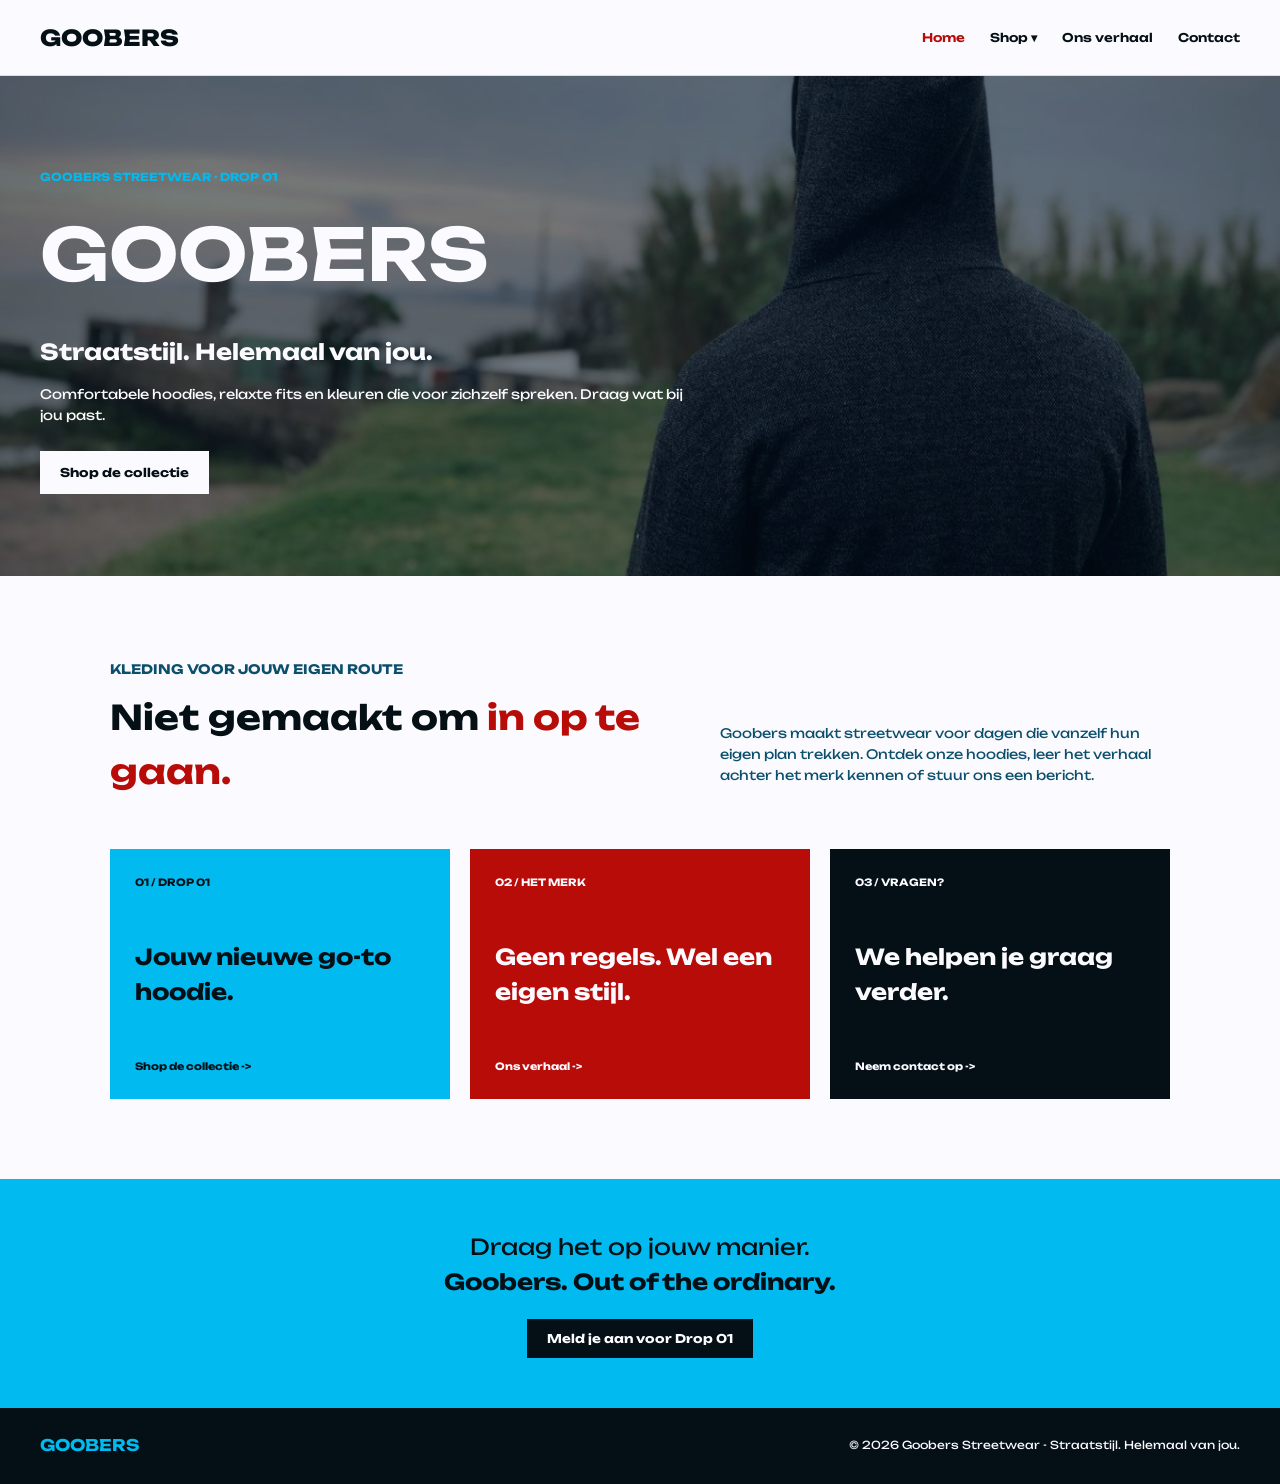
<file: index.html>
<!doctype html>
<html lang="nl">
  <head>
    <meta charset="utf-8">
    <meta name="viewport" content="width=device-width, initial-scale=1">
    <title>Goobers — Home</title>
    <link rel="preconnect" href="https://fonts.googleapis.com">
    <link rel="preconnect" href="https://fonts.gstatic.com" crossorigin>
    <link href="https://fonts.googleapis.com/css2?family=Unbounded:wght@200..900&display=swap" rel="stylesheet">
    <link rel="stylesheet" href="style.css">
  </head>
  <body>
    <header class="ust-menu">
      <a class="brand" href="index.html">GOOBERS</a>
      <nav class="site-nav">
        <a href="index.html" class="aktif">Home</a>
        <div class="dropdown">
          <a href="pages/lineup.html">Shop ▾</a>
          <div class="dropdown-icerik">
            <a href="pages/lineup.html">Collectie</a>
            <a href="pages/lineup.html#maattabel">Maattabel</a>
          </div>
        </div>
        <a href="pages/over-ons.html">Ons verhaal</a>
        <a href="pages/contact.html">Contact</a>
      </nav>
    </header>

    <main>
      <section class="hero">
        <img class="hero-resim" src="img/streetwear-hero.jpg" alt="Goobers hoodie">
        <div class="hero-yazi">
          <p class="kucuk-baslik">Goobers Streetwear · Drop 01</p>
          <h1>GOOBERS</h1>
          <p class="hero-slogan">Straatstijl. Helemaal van jou.</p>
          <p class="hero-aciklama">Comfortabele hoodies, relaxte fits en kleuren die voor zichzelf spreken. Draag wat bij jou past.</p>
          <a class="buton buton-acik" href="pages/lineup.html">Shop de collectie</a>
        </div>
      </section>

      <section class="home-intro sayfa-ortala">
        <div>
          <p class="kucuk-baslik">Kleding voor jouw eigen route</p>
          <h2>Niet gemaakt om <span class="kirmizi-yazi">in op te gaan.</span></h2>
        </div>
        <p>Goobers maakt streetwear voor dagen die vanzelf hun eigen plan trekken. Ontdek onze hoodies, leer het verhaal achter het merk kennen of stuur ons een bericht.</p>
      </section>

      <section class="teasers sayfa-ortala">
        <a class="teaser-kutu kutu-mavi" href="pages/lineup.html">
          <span>01 / DROP 01</span>
          <h2>Jouw nieuwe go-to hoodie.</h2>
          <span>Shop de collectie -></span>
        </a>
        <a class="teaser-kutu kutu-kirmizi" href="pages/over-ons.html">
          <span>02 / HET MERK</span>
          <h2>Geen regels. Wel een eigen stijl.</h2>
          <span>Ons verhaal -></span>
        </a>
        <a class="teaser-kutu kutu-koyu" href="pages/contact.html">
          <span>03 / VRAGEN?</span>
          <h2>We helpen je graag verder.</h2>
          <span>Neem contact op -></span>
        </a>
      </section>

      <section class="alt-banner">
        <p>Draag het op jouw manier.<br><strong>Goobers. Out of the ordinary.</strong></p>
        <button class="buton buton-koyu" id="drop-buton" onclick="dropKayit()">Meld je aan voor Drop 01</button>
      </section>
    </main>

    <footer class="site-footer">
      <a class="footer-brand" href="index.html">GOOBERS</a>
      <p>© 2026 Goobers Streetwear - Straatstijl. Helemaal van jou.</p>
    </footer>
    <script src="script.js"></script>
  </body>
</html>
</file>
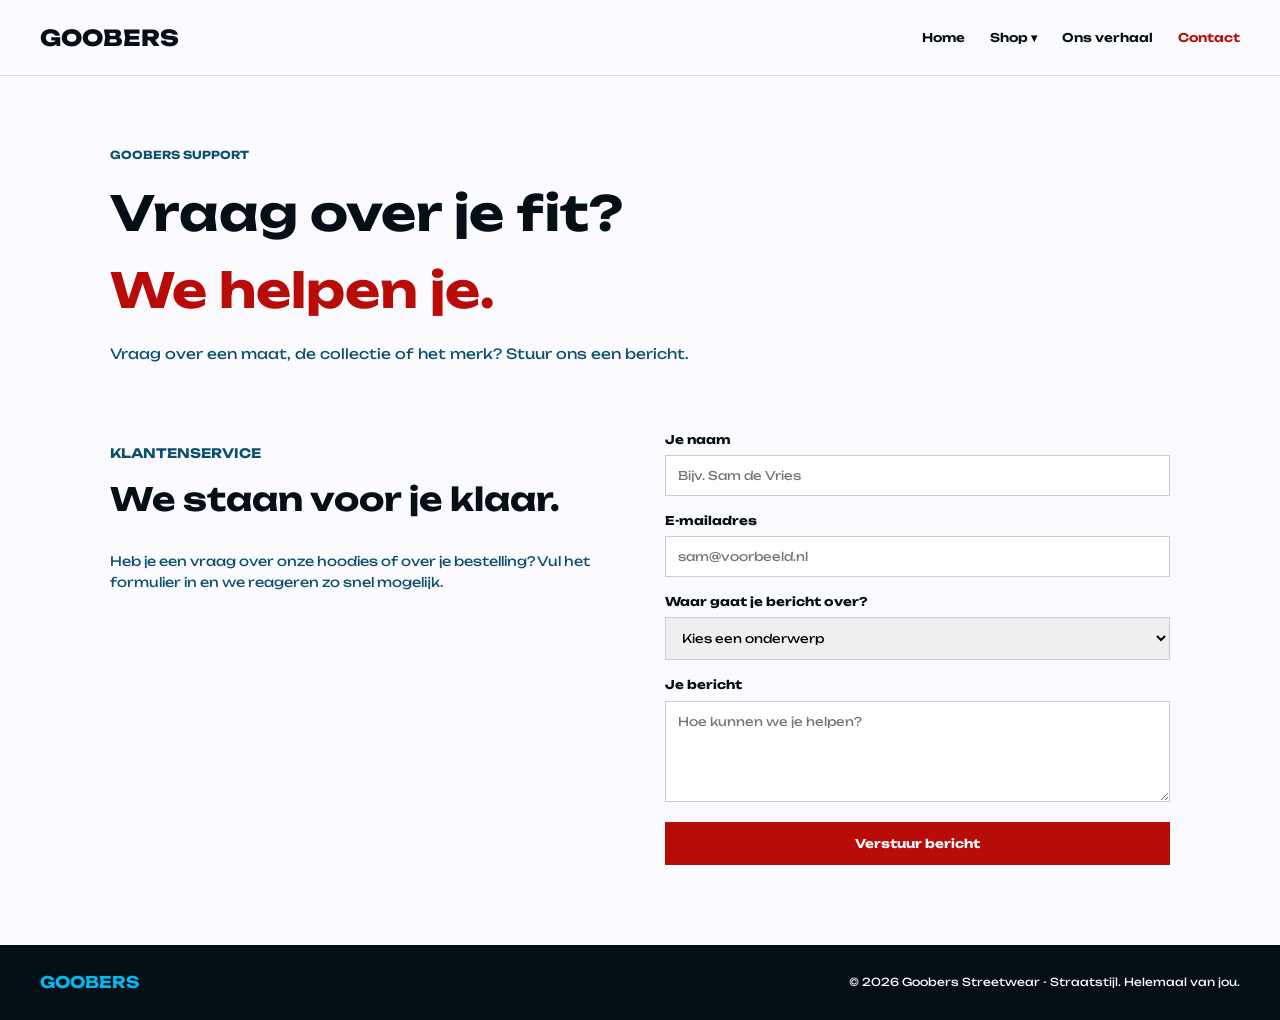
<file: pages/contact.html>
<!doctype html>
<html lang="nl">
  <head>
    <meta charset="utf-8">
    <meta name="viewport" content="width=device-width, initial-scale=1">
    <title>Goobers — Contact</title>
    <link rel="preconnect" href="https://fonts.googleapis.com">
    <link rel="preconnect" href="https://fonts.gstatic.com" crossorigin>
    <link href="https://fonts.googleapis.com/css2?family=Unbounded:wght@200..900&display=swap" rel="stylesheet">
    <link rel="stylesheet" href="../style.css">
  </head>
  <body>
    <header class="ust-menu">
      <a class="brand" href="../index.html">GOOBERS</a>
      <nav class="site-nav">
        <a href="../index.html">Home</a>
        <div class="dropdown">
          <a href="lineup.html">Shop ▾</a>
          <div class="dropdown-icerik">
            <a href="lineup.html">Collectie</a>
            <a href="lineup.html#maattabel">Maattabel</a>
          </div>
        </div>
        <a href="over-ons.html">Ons verhaal</a>
        <a href="contact.html" class="aktif">Contact</a>
      </nav>
    </header>

    <main>
      <section class="sayfa-baslik sayfa-ortala">
        <p class="kucuk-baslik">Goobers support</p>
        <h1>Vraag over je fit?<br><span class="kirmizi-yazi">We helpen je.</span></h1>
        <p>Vraag over een maat, de collectie of het merk? Stuur ons een bericht.</p>
      </section>

      <section class="iletisim-bolumu sayfa-ortala">
        <div class="iletisim-sol">
          <p class="kucuk-baslik">Klantenservice</p>
          <h2>We staan voor je klaar.</h2>
          <p>Heb je een vraag over onze hoodies of over je bestelling? Vul het formulier in en we reageren zo snel mogelijk.</p>
        </div>

        <form class="iletisim-formu">
          <div class="form-satir">
            <label for="isim">Je naam</label>
            <input id="isim" name="name" type="text" placeholder="Bijv. Sam de Vries" required>
          </div>

          <div class="form-satir">
            <label for="email">E-mailadres</label>
            <input id="email" name="email" type="email" placeholder="sam@voorbeeld.nl" required>
          </div>

          <div class="form-satir">
            <label for="konu">Waar gaat je bericht over?</label>
            <select id="konu" name="subject" required>
              <option value="">Kies een onderwerp</option>
              <option value="vraag">Een vraag</option>
              <option value="maatadvies">Maatadvies</option>
              <option value="collectie">Vraag over de collectie</option>
              <option value="anders">Iets anders</option>
            </select>
          </div>

          <div class="form-satir">
            <label for="mesaj">Je bericht</label>
            <textarea id="mesaj" name="message" rows="5" placeholder="Hoe kunnen we je helpen?" required></textarea>
          </div>

          <button class="buton gonder-butonu" type="submit">Verstuur bericht</button>
        </form>
      </section>
    </main>

    <footer class="site-footer">
      <a class="footer-brand" href="../index.html">GOOBERS</a>
      <p>© 2026 Goobers Streetwear - Straatstijl. Helemaal van jou.</p>
    </footer>
  </body>
</html>
</file>
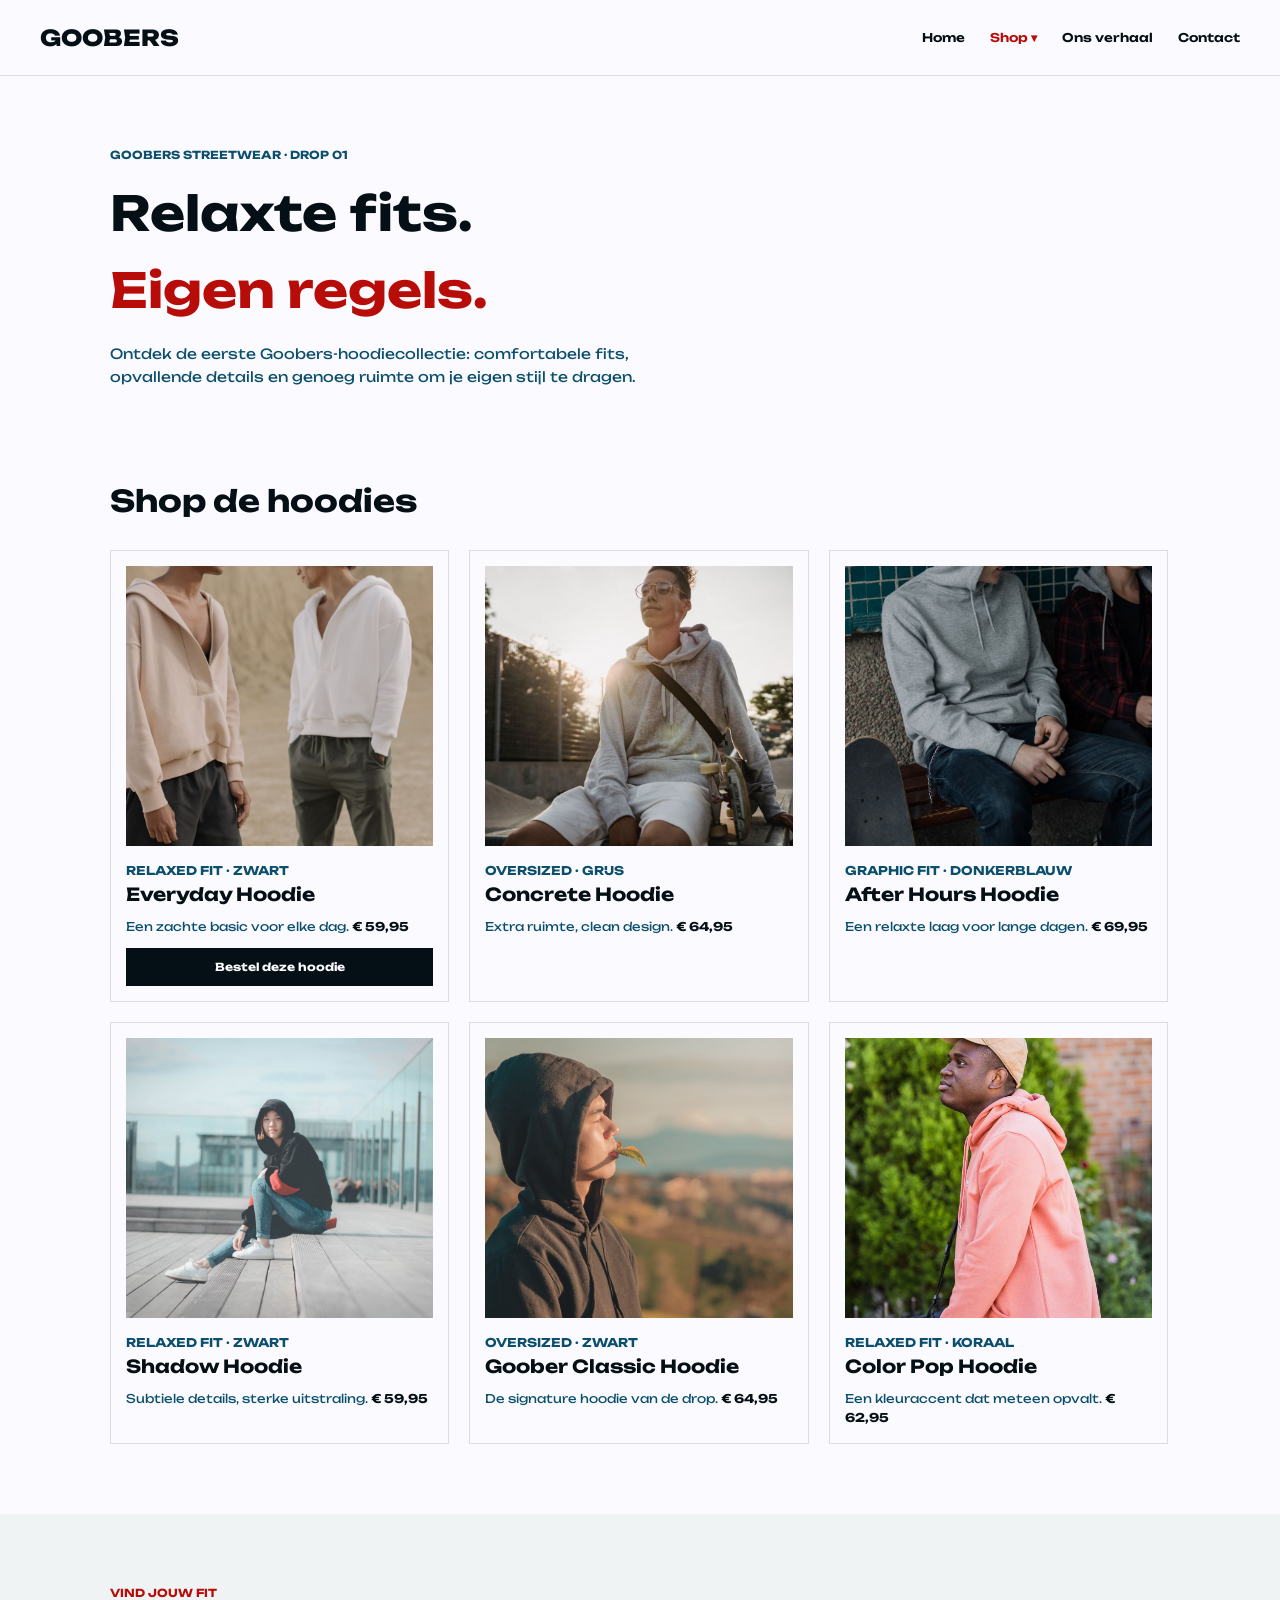
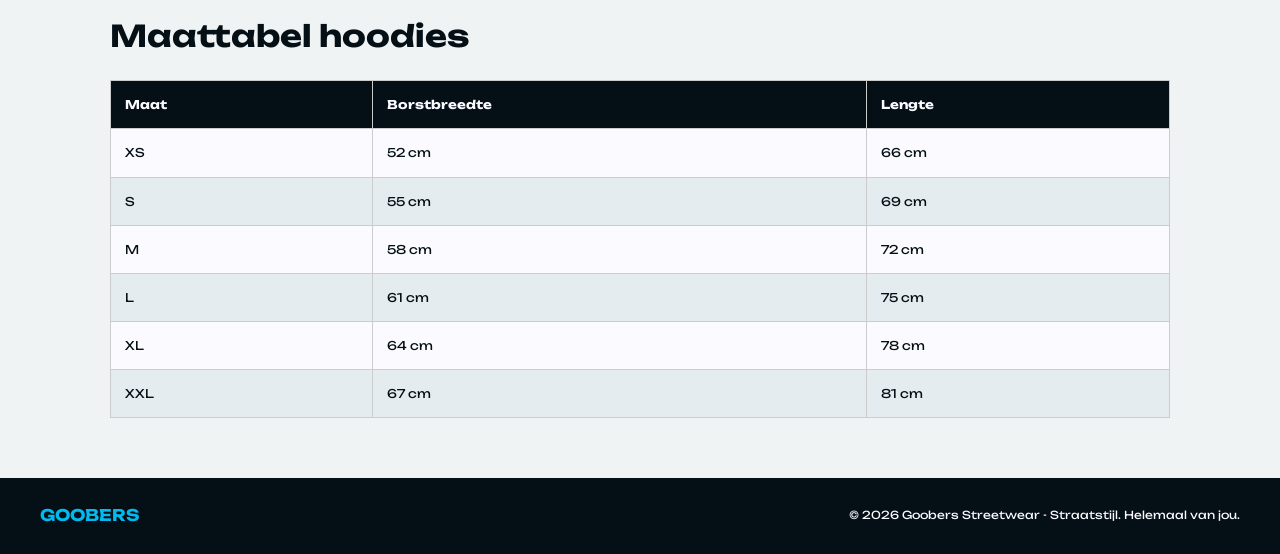
<file: pages/lineup.html>
<!doctype html>
<html lang="nl">
  <head>
    <meta charset="utf-8">
    <meta name="viewport" content="width=device-width, initial-scale=1">
    <title>Goobers — Shop</title>
    <link rel="preconnect" href="https://fonts.googleapis.com">
    <link rel="preconnect" href="https://fonts.gstatic.com" crossorigin>
    <link href="https://fonts.googleapis.com/css2?family=Unbounded:wght@200..900&display=swap" rel="stylesheet">
    <link rel="stylesheet" href="../style.css">
  </head>
  <body>
    <header class="ust-menu">
      <a class="brand" href="../index.html">GOOBERS</a>
      <nav class="site-nav">
        <a href="../index.html">Home</a>
        <div class="dropdown">
          <a href="lineup.html" class="aktif">Shop ▾</a>
          <div class="dropdown-icerik">
            <a href="lineup.html">Collectie</a>
            <a href="lineup.html#maattabel">Maattabel</a>
          </div>
        </div>
        <a href="over-ons.html">Ons verhaal</a>
        <a href="contact.html">Contact</a>
      </nav>
    </header>

    <main>
      <section class="sayfa-baslik sayfa-ortala">
        <p class="kucuk-baslik">Goobers Streetwear · Drop 01</p>
        <h1>Relaxte fits.<br><span class="kirmizi-yazi">Eigen regels.</span></h1>
        <p>Ontdek de eerste Goobers-hoodiecollectie: comfortabele fits, opvallende details en genoeg ruimte om je eigen stijl te dragen.</p>
      </section>

      <section class="urunler-bolumu sayfa-ortala">
        <h2>Shop de hoodies</h2>

        <div class="kartlar">
          <div class="urun-karti">
            <img src="../img/hoodie-studio.jpg" alt="Everyday Hoodie">
            <p class="urun-tipi">Relaxed fit · Zwart</p>
            <h3>Everyday Hoodie</h3>
            <p>Een zachte basic voor elke dag. <strong>€ 59,95</strong></p>
            <button class="buton buton-koyu" id="siparis-buton" onclick="sepeteEkle()">Bestel deze hoodie</button>
          </div>

          <div class="urun-karti">
            <img src="../img/hoodie-urban.jpg" alt="Concrete Hoodie">
            <p class="urun-tipi">Oversized · Grijs</p>
            <h3>Concrete Hoodie</h3>
            <p>Extra ruimte, clean design. <strong>€ 64,95</strong></p>
          </div>

          <div class="urun-karti">
            <img src="../img/hoodie-skate.jpg" alt="After Hours Hoodie">
            <p class="urun-tipi">Graphic fit · Donkerblauw</p>
            <h3>After Hours Hoodie</h3>
            <p>Een relaxte laag voor lange dagen. <strong>€ 69,95</strong></p>
          </div>

          <div class="urun-karti">
            <img src="../img/hoodie-black.jpg" alt="Shadow Hoodie">
            <p class="urun-tipi">Relaxed fit · Zwart</p>
            <h3>Shadow Hoodie</h3>
            <p>Subtiele details, sterke uitstraling. <strong>€ 59,95</strong></p>
          </div>

          <div class="urun-karti">
            <img src="../img/hoodie-classic.jpg" alt="Goober Classic Hoodie">
            <p class="urun-tipi">Oversized · Zwart</p>
            <h3>Goober Classic Hoodie</h3>
            <p>De signature hoodie van de drop. <strong>€ 64,95</strong></p>
          </div>

          <div class="urun-karti">
            <img src="../img/hoodie-color.jpg" alt="Color Pop Hoodie">
            <p class="urun-tipi">Relaxed fit · Koraal</p>
            <h3>Color Pop Hoodie</h3>
            <p>Een kleuraccent dat meteen opvalt. <strong>€ 62,95</strong></p>
          </div>
        </div>
      </section>

      <section id="maattabel" class="tablo-bolumu">
        <div class="sayfa-ortala">
          <p class="kucuk-baslik">Vind jouw fit</p>
          <h2>Maattabel hoodies</h2>
          <div class="tablo-kutu">
            <table>
              <thead>
                <tr>
                  <th>Maat</th>
                  <th>Borstbreedte</th>
                  <th>Lengte</th>
                </tr>
              </thead>
              <tbody>
                <tr>
                  <td>XS</td>
                  <td>52 cm</td>
                  <td>66 cm</td>
                </tr>
                <tr>
                  <td>S</td>
                  <td>55 cm</td>
                  <td>69 cm</td>
                </tr>
                <tr>
                  <td>M</td>
                  <td>58 cm</td>
                  <td>72 cm</td>
                </tr>
                <tr>
                  <td>L</td>
                  <td>61 cm</td>
                  <td>75 cm</td>
                </tr>
                <tr>
                  <td>XL</td>
                  <td>64 cm</td>
                  <td>78 cm</td>
                </tr>
                <tr>
                  <td>XXL</td>
                  <td>67 cm</td>
                  <td>81 cm</td>
                </tr>
              </tbody>
            </table>
          </div>
        </div>
      </section>
    </main>

    <footer class="site-footer">
      <a class="footer-brand" href="../index.html">GOOBERS</a>
      <p>© 2026 Goobers Streetwear - Straatstijl. Helemaal van jou.</p>
    </footer>
    <script src="../script.js"></script>
  </body>
</html>
</file>
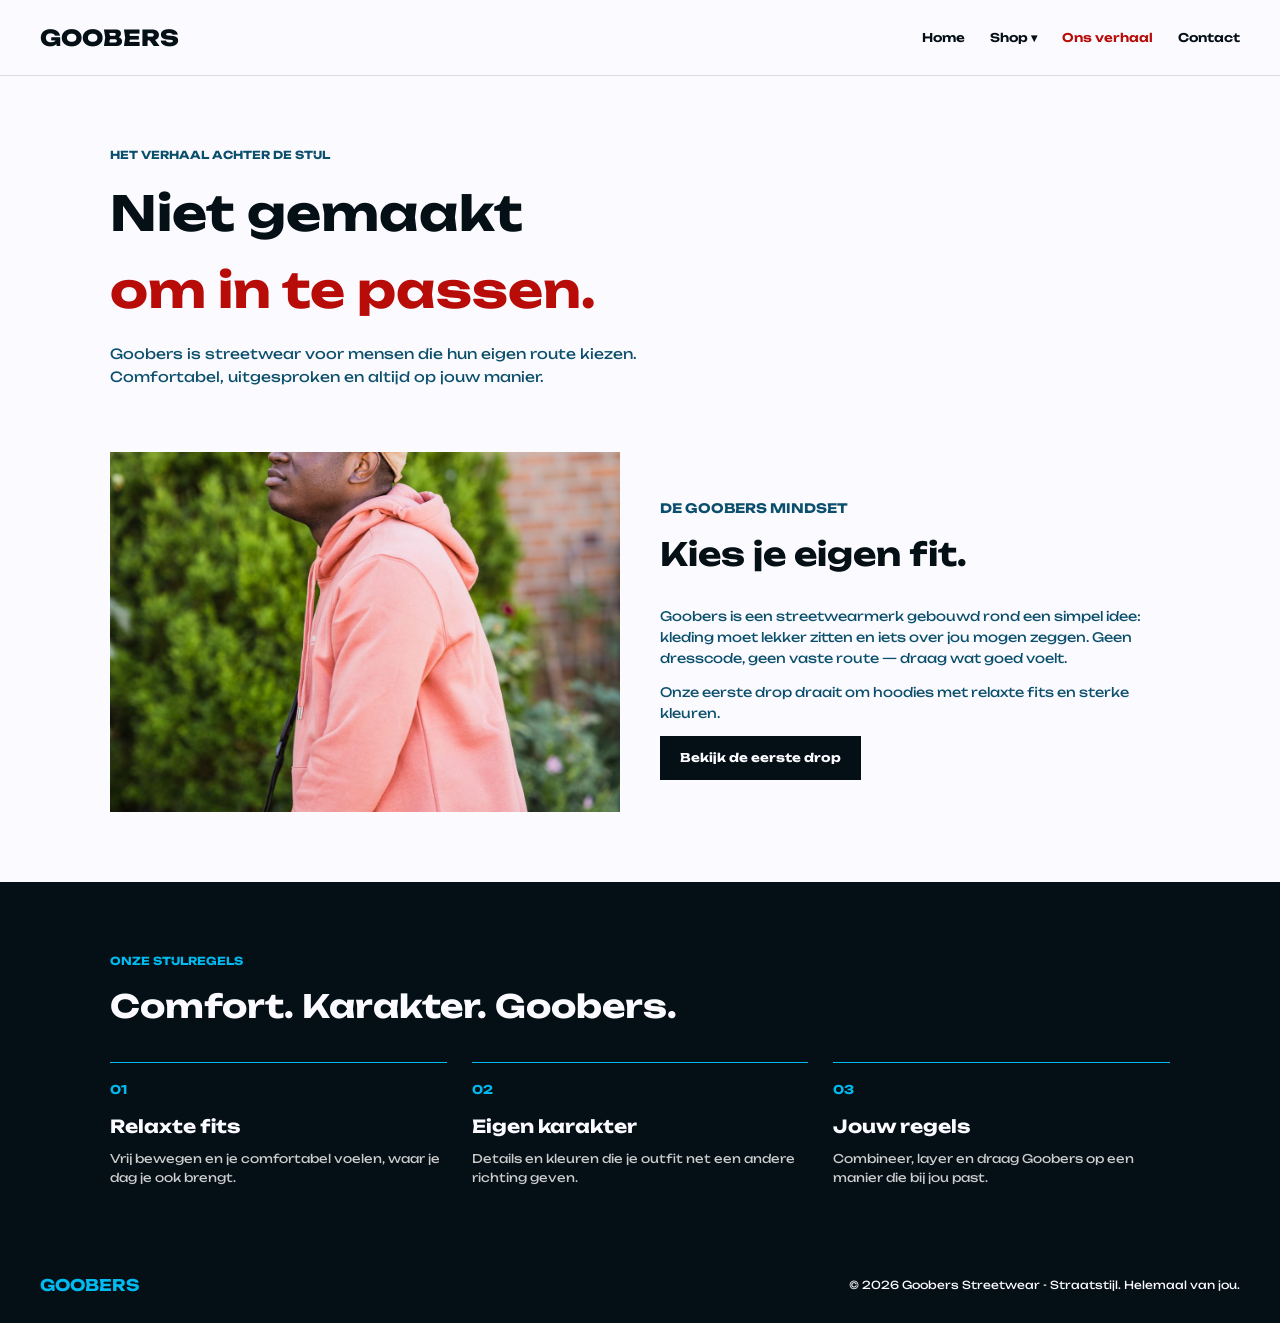
<file: pages/over-ons.html>
<!doctype html>
<html lang="nl">
  <head>
    <meta charset="utf-8">
    <meta name="viewport" content="width=device-width, initial-scale=1">
    <title>Goobers — Over ons</title>
    <link rel="preconnect" href="https://fonts.googleapis.com">
    <link rel="preconnect" href="https://fonts.gstatic.com" crossorigin>
    <link href="https://fonts.googleapis.com/css2?family=Unbounded:wght@200..900&display=swap" rel="stylesheet">
    <link rel="stylesheet" href="../style.css">
  </head>
  <body>
    <header class="ust-menu">
      <a class="brand" href="../index.html">GOOBERS</a>
      <nav class="site-nav">
        <a href="../index.html">Home</a>
        <div class="dropdown">
          <a href="lineup.html">Shop ▾</a>
          <div class="dropdown-icerik">
            <a href="lineup.html">Collectie</a>
            <a href="lineup.html#maattabel">Maattabel</a>
          </div>
        </div>
        <a href="over-ons.html" class="aktif">Ons verhaal</a>
        <a href="contact.html">Contact</a>
      </nav>
    </header>

    <main>
      <section class="sayfa-baslik sayfa-ortala">
        <p class="kucuk-baslik">Het verhaal achter de stijl</p>
        <h1>Niet gemaakt<br><span class="kirmizi-yazi">om in te passen.</span></h1>
        <p>Goobers is streetwear voor mensen die hun eigen route kiezen. Comfortabel, uitgesproken en altijd op jouw manier.</p>
      </section>

      <section class="hakkimizda-icerik sayfa-ortala">
        <div class="hakkimizda-resim">
          <img src="../img/hoodie-color.jpg" alt="Streetwear hoodie">
        </div>
        <div class="hakkimizda-yazi">
          <p class="kucuk-baslik">De Goobers mindset</p>
          <h2>Kies je eigen fit.</h2>
          <p>Goobers is een streetwearmerk gebouwd rond een simpel idee: kleding moet lekker zitten en iets over jou mogen zeggen. Geen dresscode, geen vaste route — draag wat goed voelt.</p>
          <p>Onze eerste drop draait om hoodies met relaxte fits en sterke kleuren.</p>
          <a class="buton buton-koyu" href="lineup.html">Bekijk de eerste drop</a>
        </div>
      </section>

      <section class="degerler-bolumu">
        <div class="sayfa-ortala">
          <p class="kucuk-baslik">Onze stijlregels</p>
          <h2>Comfort. Karakter. Goobers.</h2>
          <div class="degerler-kutular">
            <div class="deger-kutu">
              <span>01</span>
              <h3>Relaxte fits</h3>
              <p>Vrij bewegen en je comfortabel voelen, waar je dag je ook brengt.</p>
            </div>
            <div class="deger-kutu">
              <span>02</span>
              <h3>Eigen karakter</h3>
              <p>Details en kleuren die je outfit net een andere richting geven.</p>
            </div>
            <div class="deger-kutu">
              <span>03</span>
              <h3>Jouw regels</h3>
              <p>Combineer, layer en draag Goobers op een manier die bij jou past.</p>
            </div>
          </div>
        </div>
      </section>
    </main>

    <footer class="site-footer">
      <a class="footer-brand" href="../index.html">GOOBERS</a>
      <p>© 2026 Goobers Streetwear - Straatstijl. Helemaal van jou.</p>
    </footer>
  </body>
</html>
</file>
<file: style.css>
* {
  box-sizing: border-box;
}

body {
  margin: 0;
  background-color: #fbfbff;
  color: #040f16;
  font-family: "Unbounded", sans-serif;
  font-size: 14px;
  line-height: 1.6;
}

a {
  color: #040f16;
  text-decoration: none;
}

.sayfa-ortala {
  max-width: 1100px;
  margin: 0 auto;
  padding: 0 20px;
}

.kucuk-baslik {
  color: #b80c09;
  font-size: 11px;
  font-weight: bold;
  text-transform: uppercase;
  margin-bottom: 10px;
}

.kirmizi-yazi {
  color: #b80c09;
}

.ust-menu {
  display: flex;
  justify-content: space-between;
  align-items: center;
  padding: 20px 40px;
  border-bottom: 1px solid #dddddd;
  background-color: #fbfbff;
}

.brand {
  font-size: 22px;
  font-weight: 800;
}

.site-nav {
  display: flex;
  align-items: center;
  gap: 25px;
  font-size: 12px;
  font-weight: 600;
}

.site-nav a:hover,
.site-nav .aktif {
  color: #b80c09;
}

.dropdown {
  position: relative;
}

.dropdown-icerik {
  display: none;
  position: absolute;
  top: 100%;
  left: 0;
  background-color: #fbfbff;
  border: 1px solid #cccccc;
  min-width: 160px;
  z-index: 10;
}

.dropdown-icerik a {
  display: block;
  padding: 10px 15px;
}

.dropdown-icerik a:hover {
  background-color: #eeeeee;
  color: #b80c09;
}

.dropdown:hover .dropdown-icerik {
  display: block;
}

.buton {
  display: inline-block;
  padding: 12px 20px;
  border: none;
  font-family: "Unbounded", sans-serif;
  font-size: 12px;
  font-weight: bold;
  cursor: pointer;
}

.buton-acik {
  background-color: #fbfbff;
  color: #040f16;
}

.buton-koyu {
  background-color: #040f16;
  color: #fbfbff;
}

.hero {
  position: relative;
  background-color: #040f16;
  color: #fbfbff;
  padding: 80px 40px;
  min-height: 500px;
  display: flex;
  align-items: center;
}

.hero-resim {
  position: absolute;
  top: 0;
  left: 0;
  width: 100%;
  height: 100%;
  object-fit: cover;
  opacity: 0.45;
}

.hero-yazi {
  position: relative;
  max-width: 650px;
}

.hero-yazi .kucuk-baslik {
  color: #01baef;
}

.hero h1 {
  font-size: 72px;
  margin: 10px 0;
}

.hero-slogan {
  font-size: 22px;
  font-weight: bold;
  margin-bottom: 15px;
}

.hero-aciklama {
  font-size: 13px;
  margin-bottom: 25px;
}

.home-intro {
  display: flex;
  justify-content: space-between;
  align-items: flex-end;
  gap: 40px;
  padding-top: 70px;
  padding-bottom: 50px;
}

.home-intro h2 {
  font-size: 34px;
  margin: 0;
}

.home-intro p {
  max-width: 450px;
  color: #0b4f6c;
  font-size: 13px;
}

.teasers {
  display: flex;
  gap: 20px;
  padding-bottom: 80px;
}

.teaser-kutu {
  flex: 1;
  display: flex;
  flex-direction: column;
  justify-content: space-between;
  min-height: 250px;
  padding: 25px;
}

.teaser-kutu h2 {
  font-size: 22px;
  margin: 20px 0;
}

.teaser-kutu span {
  font-size: 10px;
  font-weight: bold;
}

.kutu-mavi {
  background-color: #01baef;
  color: #040f16;
}

.kutu-kirmizi {
  background-color: #b80c09;
  color: #fbfbff;
}

.kutu-koyu {
  background-color: #040f16;
  color: #fbfbff;
}

.alt-banner {
  background-color: #01baef;
  color: #040f16;
  text-align: center;
  padding: 50px 20px;
}

.alt-banner p {
  font-size: 22px;
  margin: 0 0 20px 0;
}

.sayfa-baslik {
  padding-top: 60px;
  padding-bottom: 50px;
}

.sayfa-baslik h1 {
  font-size: 48px;
  margin: 10px 0 15px 0;
}

.sayfa-baslik p {
  max-width: 600px;
  color: #0b4f6c;
}

.urunler-bolumu {
  padding-bottom: 70px;
}

.urunler-bolumu h2 {
  font-size: 30px;
  margin-bottom: 25px;
}

.kartlar {
  display: flex;
  flex-wrap: wrap;
  gap: 20px;
}

.urun-karti {
  width: calc(33.33% - 14px);
  border: 1px solid #dddddd;
  padding: 15px;
  background-color: #fbfbff;
}

.urun-karti img {
  width: 100%;
  height: 280px;
  object-fit: cover;
  display: block;
  margin-bottom: 15px;
}

.urun-tipi {
  color: #b80c09;
  font-size: 10px;
  font-weight: bold;
  text-transform: uppercase;
  margin: 0 0 6px 0;
}

.urun-karti h3 {
  font-size: 18px;
  margin: 0 0 8px 0;
}

.urun-karti p {
  font-size: 12px;
  color: #0b4f6c;
  margin: 0;
}

.urun-karti strong {
  color: #040f16;
}

.urun-karti .buton {
  width: 100%;
  margin-top: 12px;
  font-size: 11px;
}

.tablo-bolumu {
  background-color: #f0f3f4;
  padding: 60px 0;
}

.tablo-bolumu h2 {
  font-size: 30px;
  margin-top: 0;
  margin-bottom: 20px;
}

.tablo-kutu {
  overflow-x: auto;
}

table {
  width: 100%;
  border-collapse: collapse;
  background-color: #fbfbff;
  text-align: left;
}

th,
td {
  padding: 14px;
  border: 1px solid #cccccc;
  font-size: 12px;
}

thead th {
  background-color: #040f16;
  color: #fbfbff;
}

tbody tr:nth-child(even) {
  background-color: #e4ecef;
}

.hakkimizda-icerik {
  display: flex;
  gap: 40px;
  align-items: center;
  padding-bottom: 70px;
}

.hakkimizda-resim {
  flex: 1;
}

.hakkimizda-resim img {
  width: 100%;
  height: 360px;
  object-fit: cover;
  display: block;
}

.hakkimizda-yazi {
  flex: 1;
}

.hakkimizda-yazi h2 {
  font-size: 32px;
  margin-top: 0;
}

.hakkimizda-yazi p {
  color: #0b4f6c;
  font-size: 13px;
}

.degerler-bolumu {
  background-color: #040f16;
  color: #fbfbff;
  padding: 60px 0;
}

.degerler-bolumu .kucuk-baslik {
  color: #01baef;
}

.degerler-bolumu h2 {
  font-size: 32px;
  margin-top: 0;
  margin-bottom: 30px;
}

.degerler-kutular {
  display: flex;
  gap: 25px;
}

.deger-kutu {
  flex: 1;
  border-top: 1px solid #01baef;
  padding-top: 15px;
}

.deger-kutu span {
  color: #01baef;
  font-size: 12px;
  font-weight: bold;
}

.deger-kutu h3 {
  font-size: 18px;
  margin: 12px 0 8px 0;
}

.deger-kutu p {
  font-size: 12px;
  color: #cccccc;
  margin: 0;
}

.iletisim-bolumu {
  display: flex;
  gap: 50px;
  padding-bottom: 80px;
}

.iletisim-sol {
  flex: 1;
}

.iletisim-sol h2 {
  font-size: 32px;
  margin-top: 0;
}

.iletisim-sol p {
  color: #0b4f6c;
  font-size: 13px;
}

.iletisim-formu {
  flex: 1;
  display: flex;
  flex-direction: column;
  gap: 15px;
}

.form-satir {
  display: flex;
  flex-direction: column;
  gap: 6px;
}

.form-satir label {
  font-size: 12px;
  font-weight: bold;
}

.form-satir input,
.form-satir select,
.form-satir textarea {
  width: 100%;
  padding: 12px;
  border: 1px solid #cccccc;
  font-family: "Unbounded", sans-serif;
  font-size: 12px;
}

.gonder-butonu {
  background-color: #b80c09;
  color: #fbfbff;
  width: 100%;
  padding: 14px;
  margin-top: 5px;
}

.gonder-butonu:hover {
  background-color: #040f16;
}

.site-footer {
  display: flex;
  justify-content: space-between;
  align-items: center;
  padding: 25px 40px;
  background-color: #040f16;
  color: #fbfbff;
}

.footer-brand {
  color: #01baef;
  font-size: 16px;
  font-weight: bold;
}

.site-footer p {
  margin: 0;
  font-size: 11px;
}

@media (max-width: 768px) {
  .ust-menu {
    flex-direction: column;
    align-items: flex-start;
    gap: 15px;
    padding: 20px;
  }

  .site-nav {
    flex-wrap: wrap;
    gap: 15px;
  }

  .hero {
    padding: 50px 20px;
  }

  .hero h1 {
    font-size: 42px;
  }

  .home-intro {
    flex-direction: column;
    align-items: flex-start;
    gap: 15px;
  }

  .teasers {
    flex-direction: column;
  }

  .kartlar {
    flex-direction: column;
  }

  .urun-karti {
    width: 100%;
  }

  .hakkimizda-icerik {
    flex-direction: column;
  }

  .degerler-kutular {
    flex-direction: column;
  }

  .iletisim-bolumu {
    flex-direction: column;
  }

  .site-footer {
    flex-direction: column;
    align-items: flex-start;
    gap: 10px;
    padding: 20px;
  }
}
</file>
